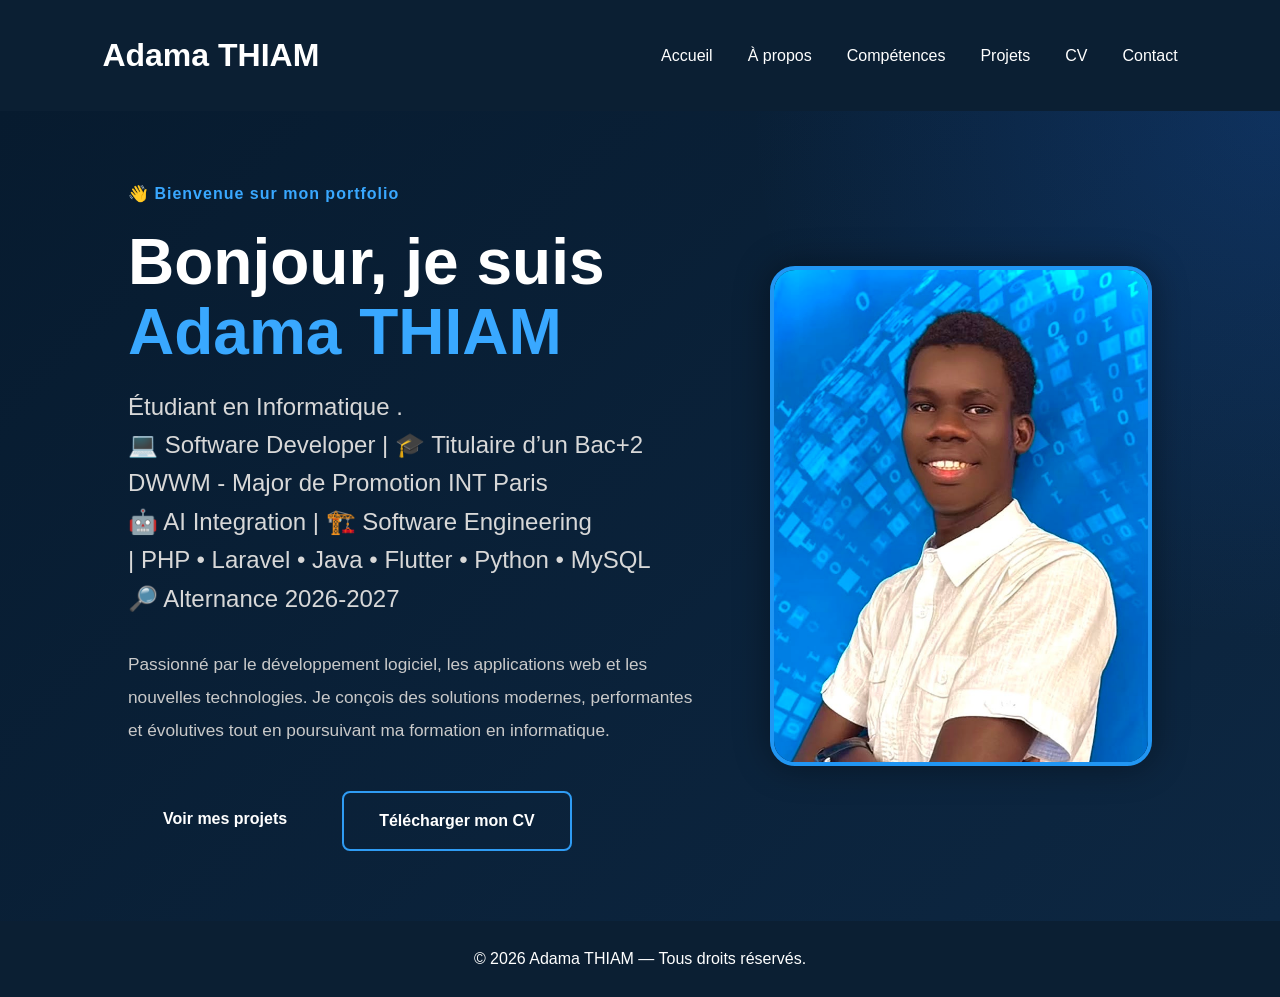
<file: index.html>
<!DOCTYPE html>
<html lang="fr">

<head>

    <!-- Encodage -->
    <meta charset="UTF-8">

    <!-- Responsive -->
    <meta name="viewport" content="width=device-width, initial-scale=1.0">

    <!-- Description du site -->
    <meta name="description" content="Portfolio professionnel d'Adama Thiam, étudiant en Architecture des Logiciels.">

    <!-- Auteur -->
    <meta name="author" content="Adama Thiam">

    <!-- Titre -->
    <title>Adama THIAM | Portfolio</title>

    <!-- CSS -->
    <link rel="stylesheet" href="assets/css/style.css">

    <!-- Font Awesome -->
    <link rel="stylesheet"
        href="https://cdnjs.cloudflare.com/ajax/libs/font-awesome/6.6.0/css/all.min.css">

</head>

<body>

    <!-- ========================= -->
    <!-- HEADER -->
    <!-- ========================= -->

    <header>

        <nav class="navbar">

            <div class="logo">
                <a href="index.html">Adama THIAM</a>
            </div>

            <ul class="menu">

                <li><a href="index.html" class="active">Accueil</a></li>

                <li><a href="about.html">À propos</a></li>

                <li><a href="skills.html">Compétences</a></li>

                <li><a href="projects.html">Projets</a></li>

                <li><a href="cv.html">CV</a></li>

                <li><a href="contact.html">Contact</a></li>

            </ul>

        </nav>

    </header>



    <!-- ========================= -->
    <!-- HERO -->
    <!-- ========================= -->

    <main>

<section class="hero fade-in">

    <div class="hero-content">

        <div class="hero-text">

            <p class="hero-subtitle">
                👋 Bienvenue sur mon portfolio
            </p>

            <h1>
                Bonjour, je suis
                <span>Adama THIAM</span>
            </h1>

            <h2>
                Étudiant en Informatique . <br>
                💻 Software Developer | 🎓 Titulaire d’un Bac+2 DWWM - Major de Promotion INT Paris <br>
                🤖 AI Integration | 🏗️ Software Engineering <br> 
                | PHP • Laravel • Java • Flutter • Python • MySQL <br>
                🔎 Alternance  2026-2027
            </h2>

            <p class="hero-description">

                Passionné par le développement logiciel, les applications web
                et les nouvelles technologies. Je conçois des solutions
                modernes, performantes et évolutives tout en poursuivant
                ma formation en informatique.

            </p>

            <div class="hero-buttons">

                <a href="projects.html" class="btn">
                    Voir mes projets
                </a>

                <a href="cv.html" class="btn btn-secondary">
                    Télécharger mon CV
                </a>

            </div>

        </div>

        <div class="hero-image">

            <img src="assets/images/profile.jpeg"
                 alt="Photo Adama THIAM">

        </div>

    </div>

</section>

    </main>



    <!-- ========================= -->
    <!-- FOOTER -->
    <!-- ========================= -->

    <footer>

        <p>

            © 2026 Adama THIAM — Tous droits réservés.

        </p>

    </footer>



    <!-- JavaScript -->

    <script src="assets/js/script.js"></script>

</body>

</html>
</file>
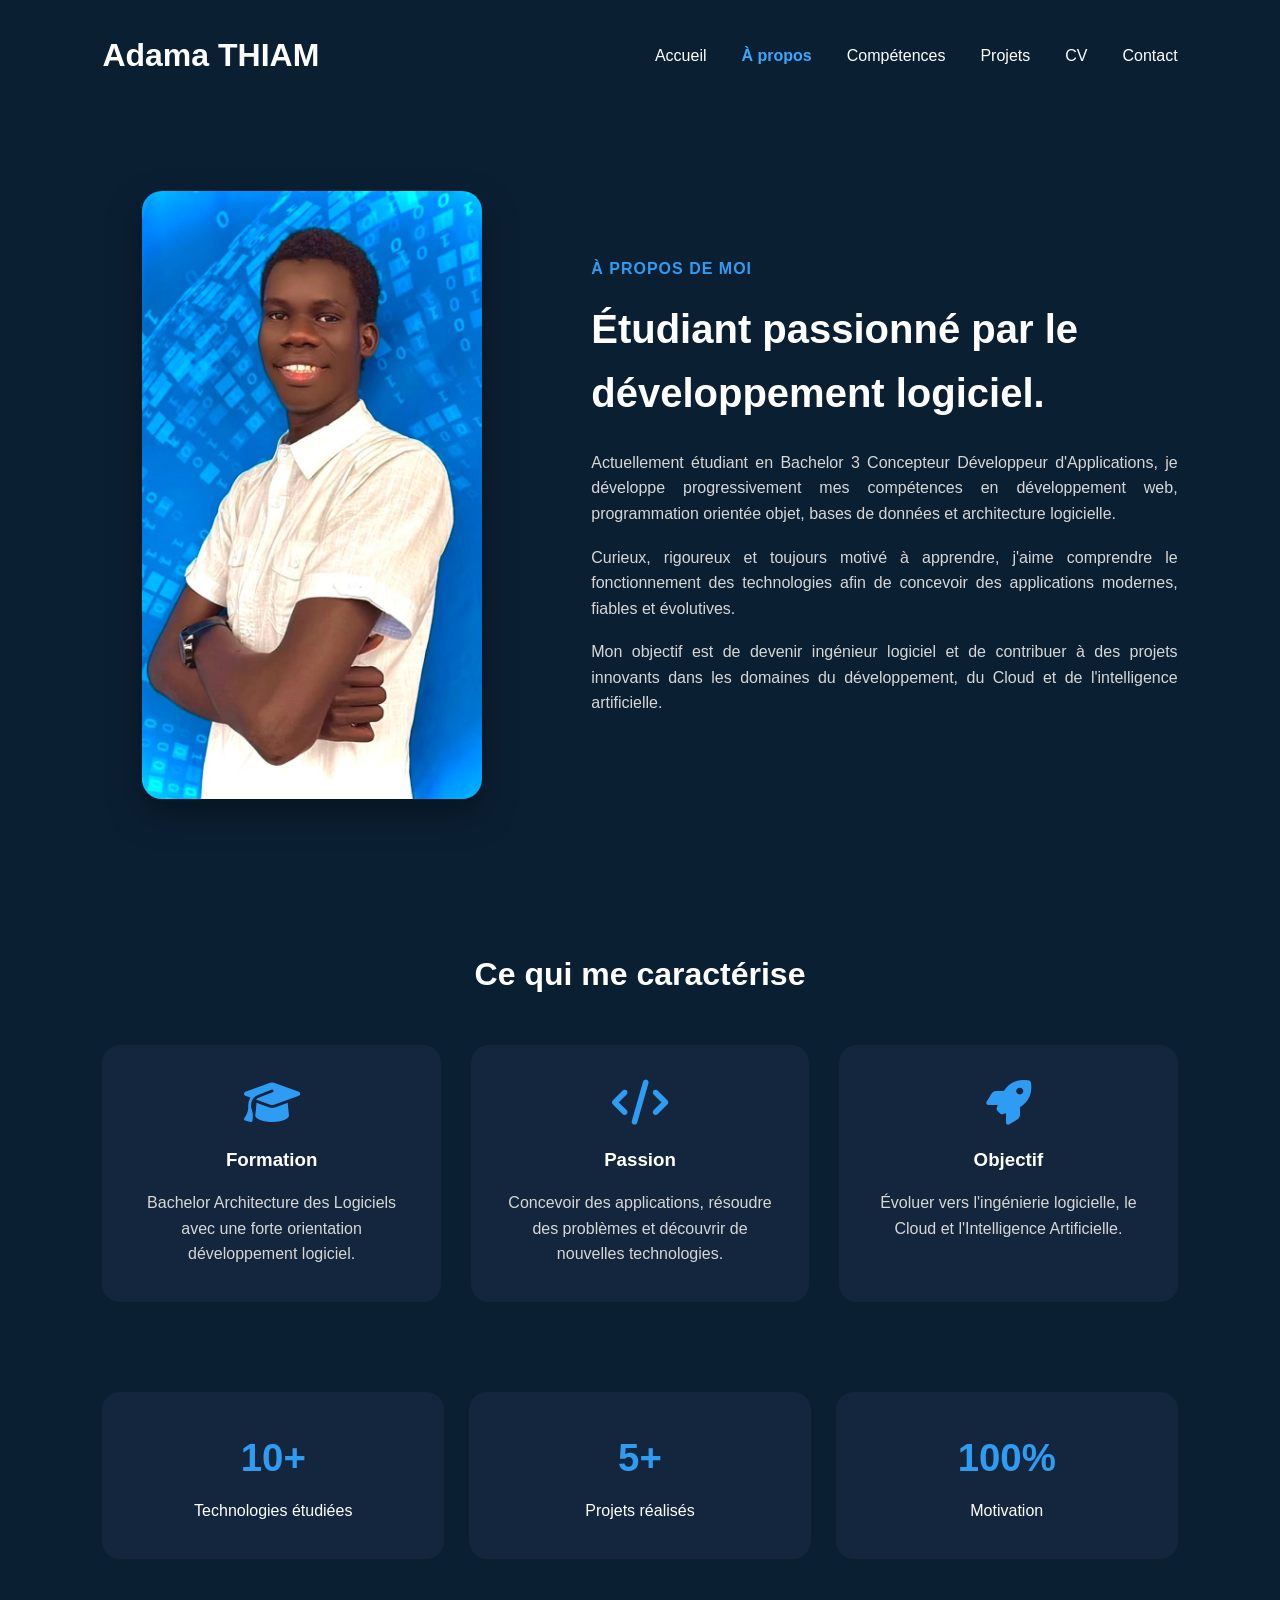
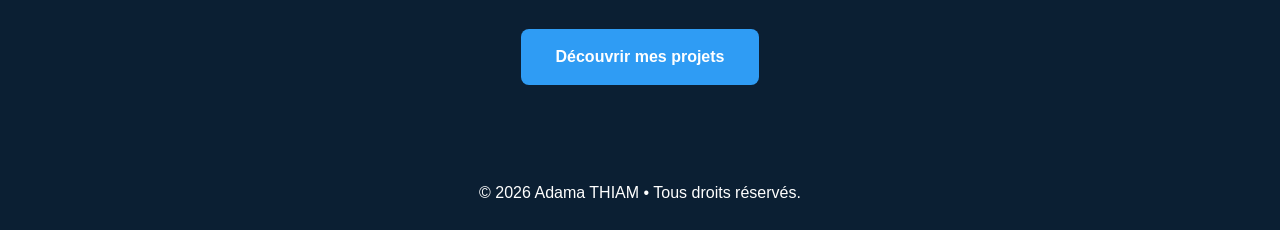
<file: about.html>
<!DOCTYPE html>
<html lang="fr">

<head>
    <meta charset="UTF-8">
    <meta name="viewport" content="width=device-width, initial-scale=1.0">

    <title>À propos | Adama THIAM</title>

    <!-- Feuille de style principale -->
    <link rel="stylesheet" href="assets/css/style.css">

    <!-- Police Google -->
    <link href="https://fonts.googleapis.com/css2?family=Poppins:wght@300;400;500;600;700&display=swap" rel="stylesheet">

    <!-- Font Awesome -->
    <link rel="stylesheet"
        href="https://cdnjs.cloudflare.com/ajax/libs/font-awesome/6.5.2/css/all.min.css">
</head>

<body>

    <!-- ================= HEADER ================= -->

    <header>

        <nav class="navbar">

        <h1 class="logo">Adama THIAM</h1>

        <ul class="nav-links">

            <li><a href="index.html">Accueil</a></li>
            <li><a href="about.html" class="active">À propos</a></li>
            <li><a href="skills.html">Compétences</a></li>
            <li><a href="projects.html">Projets</a></li>
            <li><a href="cv.html">CV</a></li>
            <li><a href="contact.html">Contact</a></li>

        </ul>

    </nav>


    </header>

    <!-- ================= SECTION A PROPOS ================= -->

    <section class="about-page fade-in">

        <div class="about-container">

            <div class="about-image">

                <img src="assets/images/profile.jpeg" alt="Photo Adama THIAM">

            </div>

            <div class="about-text">

                <span class="section-title">

                    À propos de moi

                </span>

                <h1>

                    Étudiant passionné par le développement logiciel.

                </h1>

                <p>

                    Actuellement étudiant en Bachelor 3 Concepteur Développeur d'Applications,
                    je développe progressivement mes compétences en développement
                    web, programmation orientée objet, bases de données et
                    architecture logicielle.

                </p>

                <p>

                    Curieux, rigoureux et toujours motivé à apprendre,
                    j'aime comprendre le fonctionnement des technologies afin
                    de concevoir des applications modernes, fiables et évolutives.

                </p>

                <p>

                    Mon objectif est de devenir ingénieur logiciel et de contribuer
                    à des projets innovants dans les domaines du développement,
                    du Cloud et de l'intelligence artificielle.

                </p>

            </div>

        </div>

    </section>

    <!-- ================= MES VALEURS ================= -->

    <section class="qualities">

        <h2>

            Ce qui me caractérise

        </h2>

        <div class="qualities-container">

            <div class="quality-card">

                <i class="fa-solid fa-graduation-cap"></i>

                <h3>

                    Formation

                </h3>

                <p>

                    Bachelor Architecture des Logiciels avec une forte
                    orientation développement logiciel.

                </p>

            </div>

            <div class="quality-card">

                <i class="fa-solid fa-code"></i>

                <h3>

                    Passion

                </h3>

                <p>

                    Concevoir des applications,
                    résoudre des problèmes
                    et découvrir de nouvelles technologies.

                </p>

            </div>

            <div class="quality-card">

                <i class="fa-solid fa-rocket"></i>

                <h3>

                    Objectif

                </h3>

                <p>

                    Évoluer vers l'ingénierie logicielle,
                    le Cloud
                    et l'Intelligence Artificielle.

                </p>

            </div>

        </div>

    </section>

    <!-- ================= CHIFFRES ================= -->

    <section class="stats">

        <div class="stat-box">

            <h2>

                10+

            </h2>

            <p>

                Technologies étudiées

            </p>

        </div>

        <div class="stat-box">

            <h2>

                5+

            </h2>

            <p>

                Projets réalisés

            </p>

        </div>

        <div class="stat-box">

            <h2>

                100%

            </h2>

            <p>

                Motivation

            </p>

        </div>

    </section>

    <!-- ================= BOUTON ================= -->

    <section class="about-button">

        <a href="projects.html" class="btn">

            Découvrir mes projets

        </a>

    </section>

    <!-- ================= FOOTER ================= -->

    <footer>

        <p>

            © 2026 Adama THIAM • Tous droits réservés.

        </p>

    </footer>
<script src="assets/js/script.js"></script>
</body>

</html>
</file>
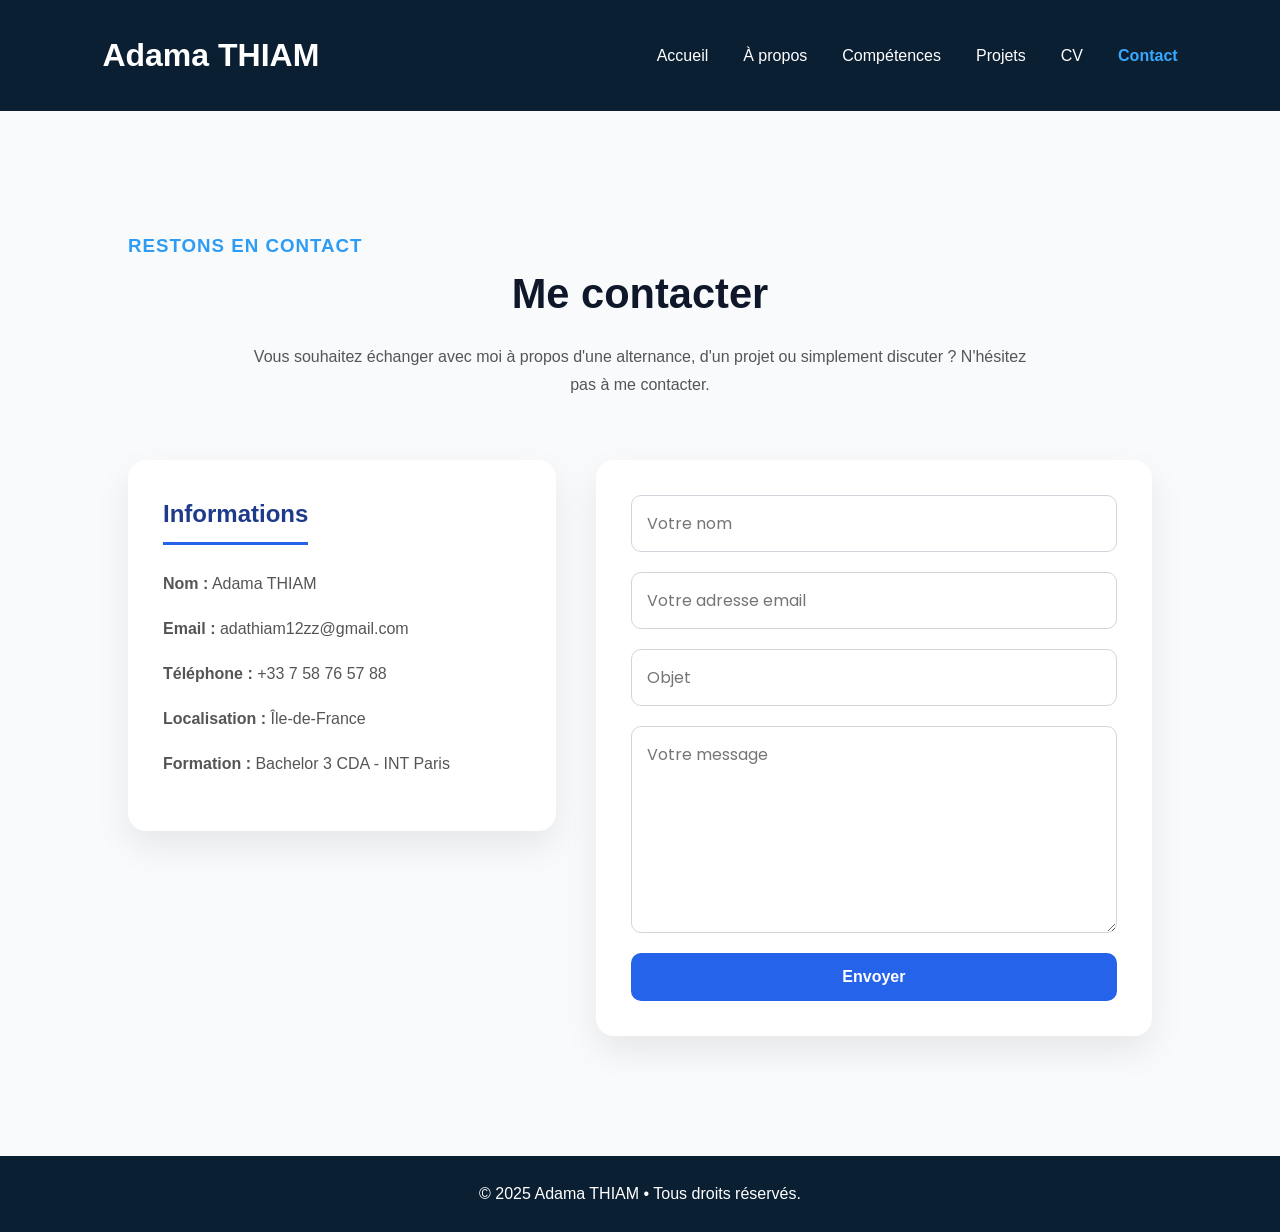
<file: contact.html>
<!DOCTYPE html>
<html lang="fr">

<head>

    <meta charset="UTF-8">
    <meta name="viewport" content="width=device-width, initial-scale=1.0">

    <title>Contact | Adama THIAM</title>

    <link rel="stylesheet" href="assets/css/style.css">

    <!-- Google Font -->

    <link rel="preconnect" href="https://fonts.googleapis.com">

    <link rel="preconnect" href="https://fonts.gstatic.com" crossorigin>

    <link href="https://fonts.googleapis.com/css2?family=Poppins:wght@300;400;500;600;700&display=swap"
        rel="stylesheet">

</head>

<body>

<header>

<nav class="navbar">

<h1 class="logo">Adama THIAM</h1>

<ul class="nav-links">

<li><a href="index.html">Accueil</a></li>

<li><a href="about.html">À propos</a></li>

<li><a href="skills.html">Compétences</a></li>

<li><a href="projects.html">Projets</a></li>

<li><a href="cv.html">CV</a></li>

<li><a href="contact.html" class="active">Contact</a></li>

</ul>

</nav>

</header>

<section class="contact fade-in">

<h3 class="section-title">Restons en contact</h3>

<h1>Me contacter</h1>

<p class="contact-intro">

Vous souhaitez échanger avec moi à propos d'une alternance, d'un projet ou simplement discuter ?
N'hésitez pas à me contacter.

</p>

<div class="contact-container">

<div class="contact-info">

<h2>Informations</h2>

<p><strong>Nom :</strong> Adama THIAM</p>

<p><strong>Email :</strong> adathiam12zz@gmail.com</p>

<p><strong>Téléphone :</strong> +33 7 58 76 57 88</p>

<p><strong>Localisation :</strong> Île-de-France</p>

<p><strong>Formation :</strong> Bachelor 3 CDA - INT Paris</p>

</div>

<div class="contact-form">

<form>

<input type="text"
placeholder="Votre nom"
required>

<input type="email"
placeholder="Votre adresse email"
required>

<input type="text"
placeholder="Objet"
required>

<textarea
rows="7"
placeholder="Votre message"
required></textarea>

<button type="submit">

Envoyer

</button>

</form>

</div>

</div>

</section>

<footer>

<p>© 2025 Adama THIAM • Tous droits réservés.</p>

</footer>

<script src="assets/js/script.js"></script>

</body>

</html>
</file>
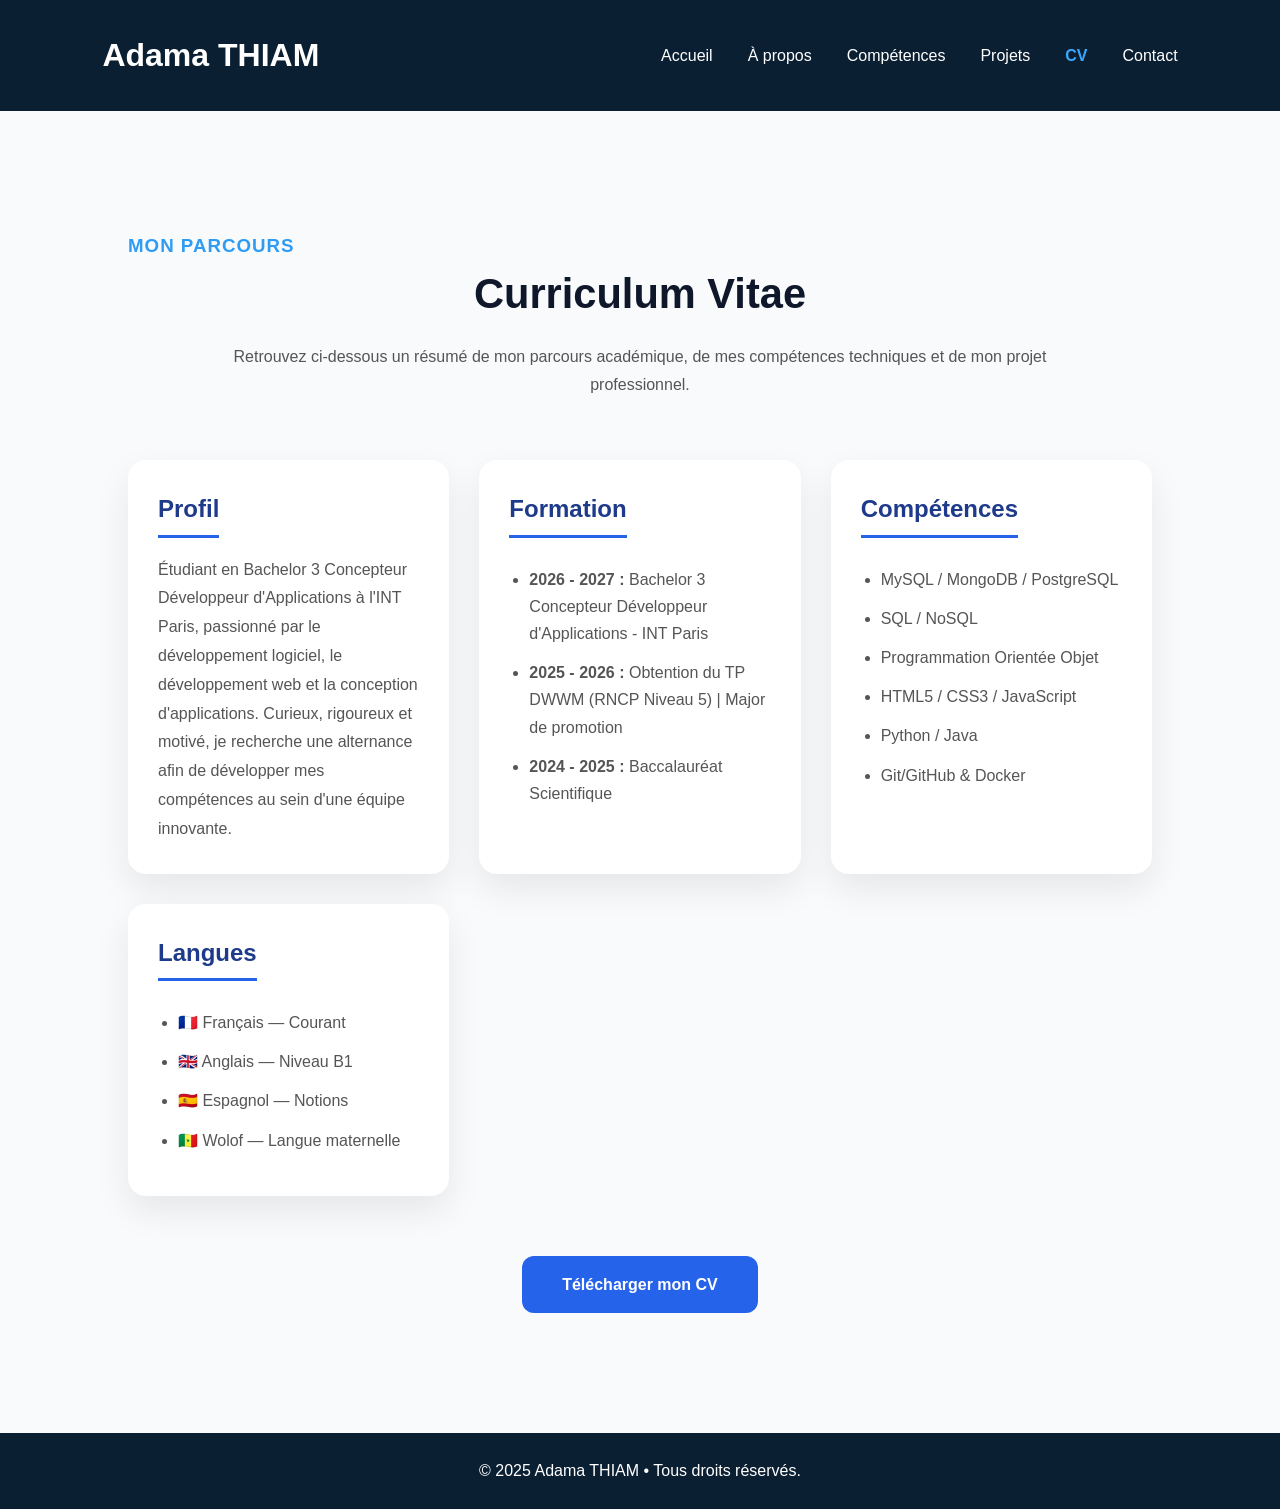
<file: cv.html>
<!DOCTYPE html>
<html lang="fr">

<head>

    <meta charset="UTF-8">
    <meta name="viewport" content="width=device-width, initial-scale=1.0">

    <title>CV | Adama THIAM</title>

    <link rel="stylesheet" href="assets/css/style.css">

    <!-- Google Fonts -->
    <link rel="preconnect" href="https://fonts.googleapis.com">
    <link rel="preconnect" href="https://fonts.gstatic.com" crossorigin>

    <link href="https://fonts.googleapis.com/css2?family=Poppins:wght@300;400;500;600;700&display=swap"
        rel="stylesheet">

</head>

<body>

    <!-- ================= HEADER ================= -->

    <header>

        <nav class="navbar">

            <h1 class="logo">Adama THIAM</h1>

            <ul class="nav-links">

                <li><a href="index.html">Accueil</a></li>
                <li><a href="about.html">À propos</a></li>
                <li><a href="skills.html">Compétences</a></li>
                <li><a href="projects.html">Projets</a></li>
                <li><a href="cv.html" class="active">CV</a></li>
                <li><a href="contact.html">Contact</a></li>

            </ul>

        </nav>

    </header>

    <!-- ================= CV ================= -->

    <section class="cv-section fade-in">

        <h3 class="section-title">Mon parcours</h3>

        <h1>Curriculum Vitae</h1>

        <p class="cv-intro">

            Retrouvez ci-dessous un résumé de mon parcours académique, de mes compétences
            techniques et de mon projet professionnel.

        </p>

        <div class="cv-container">

            <!-- Profil -->

            <div class="cv-card">

                <h2>Profil</h2>

                <p>

                    Étudiant en Bachelor 3 Concepteur Développeur d'Applications à l'INT Paris, passionné par le
                    développement logiciel, le développement web et la conception d'applications.
                    Curieux, rigoureux et motivé, je recherche une alternance afin de développer
                    mes compétences au sein d'une équipe innovante.

                </p>

            </div>

            <!-- Formation -->

            <div class="cv-card">

                <h2>Formation</h2>

                <ul>

                    <li><strong>2026 - 2027 :</strong> Bachelor 3 Concepteur Développeur d'Applications - INT Paris</li>

                    <li><strong>2025 - 2026 :</strong> Obtention du TP DWWM (RNCP Niveau 5) | Major de promotion</li>

                    <li><strong>2024 - 2025 :</strong> Baccalauréat Scientifique</li>

                </ul>

            </div>

            <!-- Compétences -->

            <div class="cv-card">

                <h2>Compétences</h2>

                <ul>
                
                    <li>MySQL / MongoDB / PostgreSQL</li>

                    <li>SQL / NoSQL</li> 

                    <li>Programmation Orientée Objet</li> 

                    <li>HTML5 / CSS3 / JavaScript</li>

                    <li>Python / Java</li>

                    <li>Git/GitHub & Docker</li>

                </ul>

            </div>

            <!-- Langues -->

            <div class="cv-card">

                <h2>Langues</h2>

                <ul>

                    <li>🇫🇷 Français — Courant</li>

                    <li>🇬🇧 Anglais — Niveau B1</li>

                    <li>🇪🇸 Espagnol — Notions</li>

                    <li>🇸🇳 Wolof — Langue maternelle</li>

                </ul>

            </div>

        </div>

        <!-- Bouton -->

        <div class="download-cv">

            <a href="assets/cv/THIAM_Adama_CV.pdf"
               target="_blank"
               class="btn-download">

                Télécharger mon CV

            </a>

        </div>

    </section>

    <!-- ================= FOOTER ================= -->

    <footer>

        <p>© 2025 Adama THIAM • Tous droits réservés.</p>

    </footer>

    <script src="assets/js/script.js"></script>

</body>

</html>
</file>
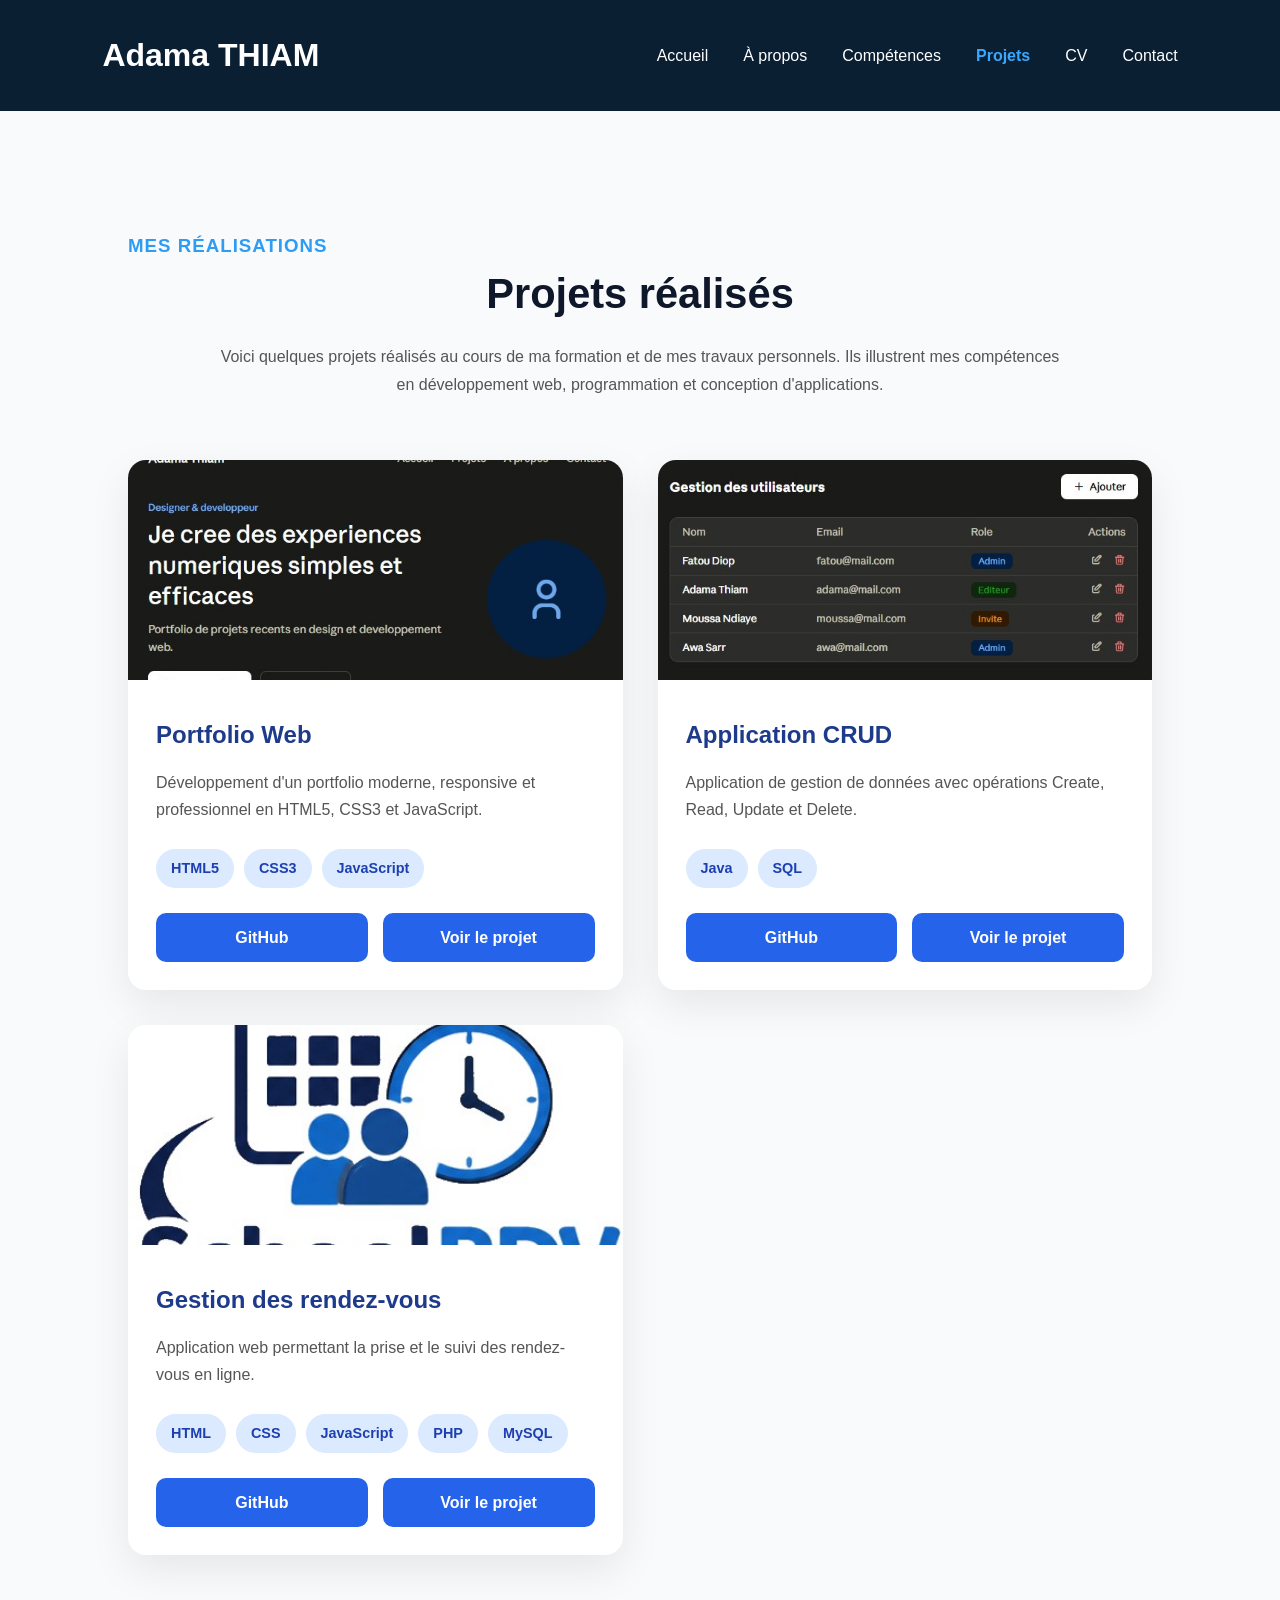
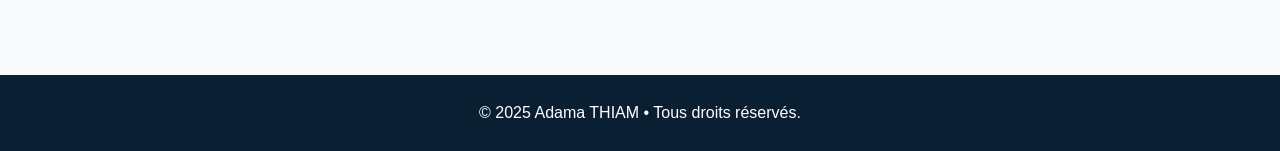
<file: projects.html>
<!DOCTYPE html>
<html lang="fr">

<head>

    <meta charset="UTF-8">
    <meta name="viewport" content="width=device-width, initial-scale=1.0">

    <title>Projets | Adama THIAM</title>

    <link rel="stylesheet" href="assets/css/style.css">

    <!-- Google Fonts -->
    <link rel="preconnect" href="https://fonts.googleapis.com">
    <link rel="preconnect" href="https://fonts.gstatic.com" crossorigin>

    <link href="https://fonts.googleapis.com/css2?family=Poppins:wght@300;400;500;600;700&display=swap"
        rel="stylesheet">

</head>

<body>

    <!-- ================= HEADER ================= -->

    <header>

        <nav class="navbar">

            <h1 class="logo">Adama THIAM</h1>

            <ul class="nav-links">

                <li><a href="index.html">Accueil</a></li>
                <li><a href="about.html">À propos</a></li>
                <li><a href="skills.html">Compétences</a></li>
                <li><a href="projects.html" class="active">Projets</a></li>
                <li><a href="cv.html">CV</a></li>
                <li><a href="contact.html">Contact</a></li>

            </ul>

        </nav>

    </header>

    <!-- ================= PROJETS ================= -->

    <section class="projects fade-in">

        <h3 class="section-title">Mes réalisations</h3>

        <h1>Projets réalisés</h1>

        <p class="projects-intro">

            Voici quelques projets réalisés au cours de ma formation et de mes travaux personnels.
            Ils illustrent mes compétences en développement web, programmation et conception d'applications.

        </p>

        <div class="projects-container">

            <!-- Projet 1 -->

            <div class="project-card">

                <img src="assets/images/portfolio.JPG" alt="Portfolio Web">

                <div class="project-content">

                    <h2>Portfolio Web</h2>

                    <p>
                        Développement d'un portfolio moderne, responsive et professionnel en HTML5, CSS3 et JavaScript.
                    </p>

                    <div class="tech">

                        <span>HTML5</span>
                        <span>CSS3</span>
                        <span>JavaScript</span>

                    </div>

                    <div class="project-buttons">

                        <a href="#" class="btn-project">GitHub</a>

                        <a href="#" class="btn-project">Voir le projet</a>

                    </div>

                </div>

            </div>

            <!-- Projet 2 -->

            <div class="project-card">

                <img src="assets/images/crud.JPG" alt="Application CRUD">

                <div class="project-content">

                    <h2>Application CRUD</h2>

                    <p>
                        Application de gestion de données avec opérations Create, Read, Update et Delete.
                    </p>

                    <div class="tech">

                        <span>Java</span>
                        <span>SQL</span>

                    </div>

                    <div class="project-buttons">

                        <a href="#" class="btn-project">GitHub</a>

                        <a href="#" class="btn-project">Voir le projet</a>

                    </div>

                </div>

            </div>

            <!-- Projet 3 -->

            <div class="project-card">

                <img src="assets/images/rdv.JPG" alt="Gestion des rendez-vous">

                <div class="project-content">

                    <h2>Gestion des rendez-vous</h2>

                    <p>
                        Application web permettant la prise et le suivi des rendez-vous en ligne.
                    </p>

                    <div class="tech">

                        <span>HTML</span>
                        <span>CSS</span>
                        <span>JavaScript</span>
                        <span>PHP</span>
                        <span>MySQL</span>

                    </div>

                    <div class="project-buttons">

                        <a href="#" class="btn-project">GitHub</a>

                        <a href="#" class="btn-project">Voir le projet</a>

                    </div>

                </div>

            </div>

        </div>

    </section>

    <!-- ================= FOOTER ================= -->

    <footer>

        <p>© 2025 Adama THIAM • Tous droits réservés.</p>

    </footer>

    <script src="assets/js/script.js"></script>

</body>

</html>
</file>
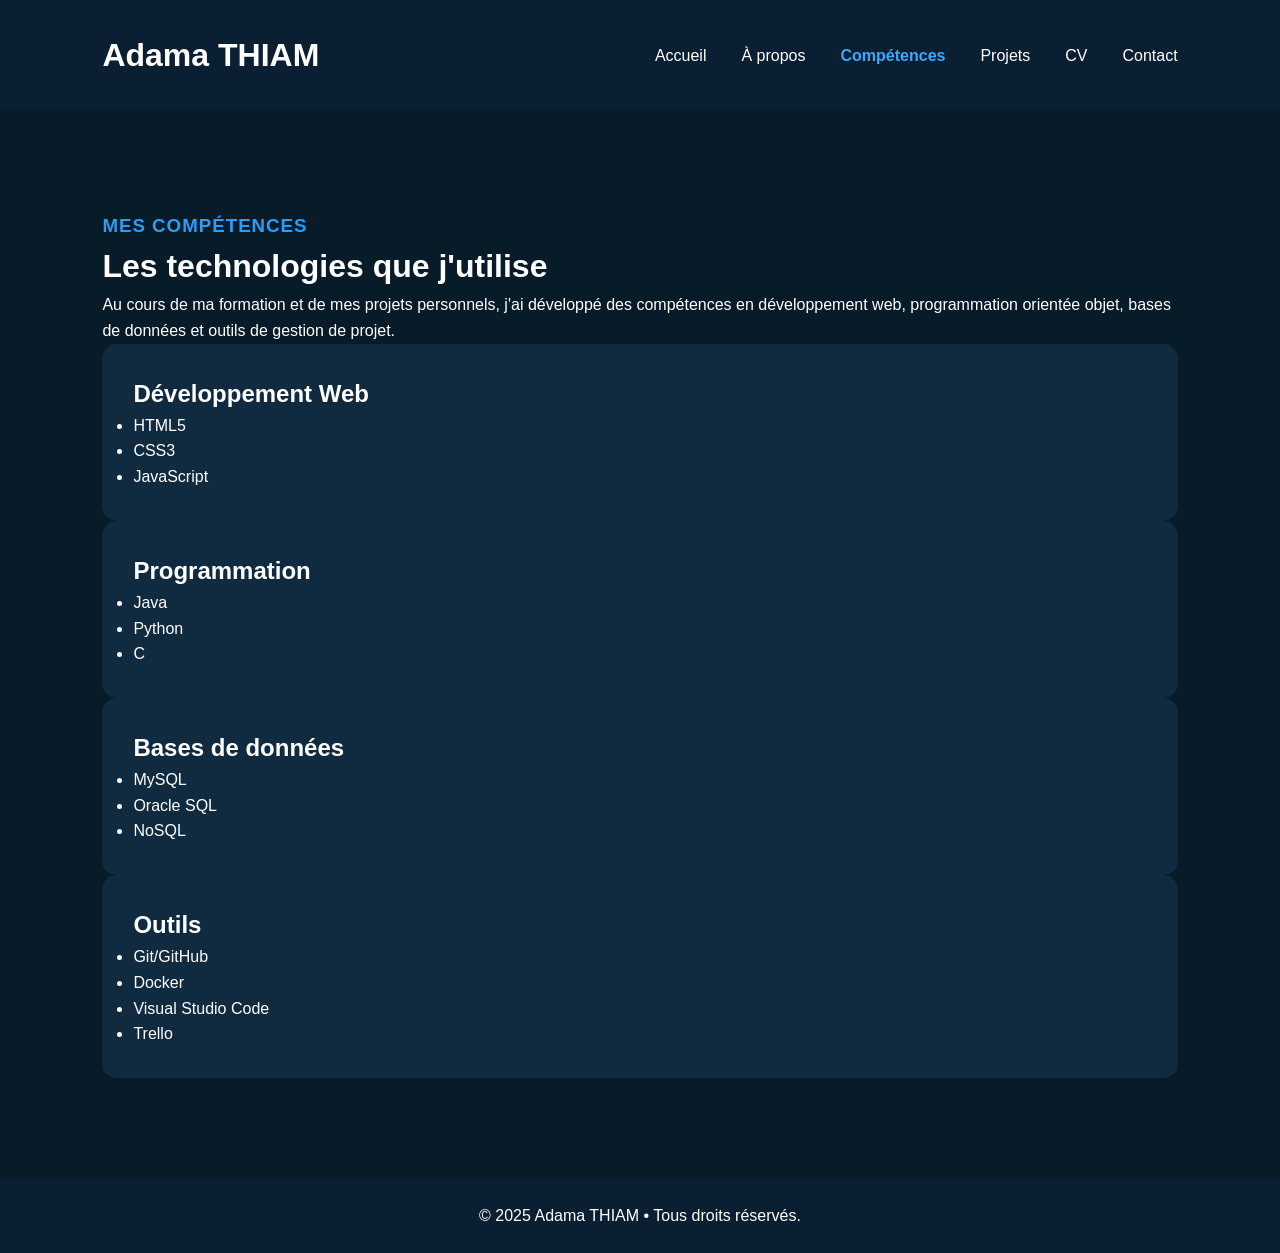
<file: skills.html>
<!DOCTYPE html>
<html lang="fr">

<head>

    <meta charset="UTF-8">
    <meta name="viewport" content="width=device-width, initial-scale=1.0">

    <title>Compétences | Adama THIAM</title>

    <link rel="stylesheet" href="assets/css/style.css">

    <!-- Police Google -->
    <link rel="preconnect" href="https://fonts.googleapis.com">
    <link rel="preconnect" href="https://fonts.gstatic.com" crossorigin>

    <link href="https://fonts.googleapis.com/css2?family=Poppins:wght@300;400;500;600;700&display=swap"
        rel="stylesheet">

</head>

<body>

    <!-- ================= HEADER ================= -->

    <header>

        <nav class="navbar">

            <h1 class="logo">Adama THIAM</h1>

            <ul class="nav-links">

                <li><a href="index.html">Accueil</a></li>
                <li><a href="about.html">À propos</a></li>
                <li><a href="skills.html" class="active">Compétences</a></li>
                <li><a href="projects.html">Projets</a></li>
                <li><a href="cv.html">CV</a></li>
                <li><a href="contact.html">Contact</a></li>

            </ul>

        </nav>

    </header>

    <!-- ================= MAIN ================= -->

    <main class="skills-page fade-in">

        <h3 class="section-title">Mes compétences</h3>

        <h1>Les technologies que j'utilise</h1>

        <p class="skills-intro">

            Au cours de ma formation et de mes projets personnels, j'ai développé des compétences
            en développement web, programmation orientée objet, bases de données et outils de gestion
            de projet.

        </p>

        <div class="skills-container">

            <!-- Développement Web -->

            <div class="skill-card">

                <h2>Développement Web</h2>

                <ul>

                    <li>HTML5</li>
                    <li>CSS3</li>
                    <li>JavaScript</li>

                </ul>

            </div>

            <!-- Programmation -->

            <div class="skill-card">

                <h2>Programmation</h2>

                <ul>

                    <li>Java</li>
                    <li>Python</li>
                    <li>C</li>

                </ul>

            </div>

            <!-- Bases de données -->

            <div class="skill-card">

                <h2>Bases de données</h2>

                <ul>

                    <li>MySQL</li>
                    <li>Oracle SQL</li>
                    <li>NoSQL</li>

                </ul>

            </div>

            <!-- Outils -->

            <div class="skill-card">

                <h2>Outils</h2>

                <ul>

                    <li>Git/GitHub</li>
                    <li>Docker</li>
                    <li>Visual Studio Code</li>
                    <li>Trello</li>

                </ul>

            </div>

        </div>

    </main>

    <!-- ================= FOOTER ================= -->

    <footer>

        <p>

            © 2025 Adama THIAM • Tous droits réservés.

        </p>

    </footer>

    <script src="assets/js/script.js"></script>

</body>

</html>
</file>
<file: assets/css/style.css>
/* ==========================================================
   PORTFOLIO D'ADAMA THIAM
   Fichier : style.css
   Auteur : Adama THIAM
   ========================================================== */



/* ==========================================================
   1. RESET CSS
   ========================================================== */

*{
    margin:0;
    padding:0;
    box-sizing:border-box;
}



/* ==========================================================
   2. VARIABLES GLOBALES
   ========================================================== */

:root{

    --bleu:#0B1F33;
    --bleu-clair:#2F9CF4;
    --blanc:#ffffff;
    --gris:#d8d8d8;

}



/* ==========================================================
   3. STYLE GENERAL
   ========================================================== */

body{

    font-family:Arial, Helvetica, sans-serif;
    background:var(--bleu);
    color:white;
    line-height:1.6;

}

a{

    text-decoration:none;
    color:white;

}

img{

    max-width:100%;

}



/* ==========================================================
                PAGE D'ACCUEIL (index.html)
   ========================================================== */



/* ---------- Barre de navigation ---------- */

header{

    width:100%;
    padding:30px 8%;

}

nav{

    display:flex;
    justify-content:space-between;
    align-items:center;

}

.logo{

    font-size:2rem;
    font-weight:bold;

}

nav ul{

    display:flex;
    gap:35px;
    list-style:none;

}

nav ul li a{

    transition:.3s;

}

nav ul li a:hover{

    color:var(--bleu-clair);

}

.nav-links a.active {
    color: #39a8ff;
    font-weight: 600;
}


/* ---------- Section Hero ---------- */

/* =====================================================
                    PAGE D'ACCUEIL
===================================================== */

.hero{

    min-height:90vh;

    display:flex;
    align-items:center;

    padding:70px 10%;

    background:
    radial-gradient(circle at top right,#1f6feb33,transparent 35%),
    linear-gradient(135deg,#071b2f,#0d2742);

}

.hero-content{

    width:100%;

    display:grid;

    grid-template-columns:1.2fr 0.8fr;

    align-items:center;

    gap:70px;

}

.hero-subtitle{

    color:#39a8ff;

    font-size:1rem;

    font-weight:600;

    margin-bottom:20px;

    letter-spacing:1px;

}

.hero h1{

    font-size:4rem;

    line-height:1.1;

    color:white;

    margin-bottom:20px;

}

.hero h1 span{

    color:#39a8ff;

}

.hero h2{

    color:#d8d8d8;

    font-size:1.5rem;

    font-weight:500;

    margin-bottom:30px;

}

.hero-description{

    color:#c9c9c9;

    font-size:1.08rem;

    line-height:1.9;

    max-width:650px;

    margin-bottom:45px;

}

.hero-buttons{

    display:flex;

    gap:20px;

    flex-wrap:wrap;

}

.hero-image{

    display:flex;

    justify-content:center;

}

.hero-image img{

    width:380px;

    height:500px;

    object-fit:cover;

    object-position:center top;

    border-radius:25px;

    border:4px solid #2196f3;

    box-shadow:0 20px 45px rgba(0,0,0,.35);

    transition:.4s;

}

.hero-image img:hover{

    transform:translateY(-8px);

}



/* ---------- Boutons ---------- */

.buttons{

    display:flex;
    gap:20px;

}

.btn{

    padding:15px 35px;
    border-radius:8px;
    font-weight:bold;
    transition:.3s;

}

.btn-primary{

    background:var(--bleu-clair);

}

.btn-primary:hover{

    transform:translateY(-3px);

}

.btn-secondary{

    border:2px solid var(--bleu-clair);

}

.btn-secondary:hover{

    background:var(--bleu-clair);

}



/* ---------- Photo ---------- */

.hero-image{

    flex:1;
    display:flex;
    justify-content:center;

}

.hero-image img{

    width:420px;

    border-radius:25px;

    object-fit:cover;

    box-shadow:0 0 35px rgba(0,0,0,.4);

}



/* ---------- Footer ---------- */

footer{

    text-align:center;
    padding:25px;

}



/* ==========================================================
             PAGE A PROPOS (about.html)
   ========================================================== */

.about-page{
    padding:80px 8%;
}

.about-container{
    display:flex;
    align-items:center;
    justify-content:space-between;
    gap:70px;
    flex-wrap:wrap;
}

.about-image{
    flex:1;
    display:flex;
    justify-content:center;
}

.about-image img{
    width:340px;
    border-radius:20px;
    box-shadow:0 15px 35px rgba(0,0,0,.35);
    transition:.4s;
}

.about-image img:hover{
    transform:scale(1.03);
}

.about-text{
    flex:1.4;
}

.section-title{
    color:var(--bleu-clair);
    font-weight:600;
    letter-spacing:1px;
    text-transform:uppercase;
}

.about-text h1{
    margin:15px 0 25px;
    font-size:2.5rem;
}

.about-text p{
    margin-bottom:18px;
    color:#d7d7d7;
    text-align:justify;
}

/* ---------- Cartes ---------- */

.qualities{
    padding:70px 8%;
    text-align:center;
}

.qualities h2{
    margin-bottom:45px;
    font-size:2rem;
}

.qualities-container{
    display:grid;
    grid-template-columns:repeat(auto-fit,minmax(250px,1fr));
    gap:30px;
}

.quality-card{
    background:#13263d;
    border-radius:18px;
    padding:35px;
    transition:.35s;
}

.quality-card:hover{
    transform:translateY(-8px);
}

.quality-card i{
    font-size:45px;
    color:var(--bleu-clair);
    margin-bottom:20px;
}

.quality-card h3{
    margin-bottom:15px;
}

.quality-card p{
    color:#d7d7d7;
}

/* ---------- Statistiques ---------- */

.stats{
    display:grid;
    grid-template-columns:repeat(auto-fit,minmax(180px,1fr));
    gap:25px;
    padding:20px 8% 70px;
}

.stat-box{
    background:#13263d;
    text-align:center;
    padding:35px;
    border-radius:18px;
}

.stat-box h2{
    color:var(--bleu-clair);
    font-size:2.4rem;
}

.stat-box p{
    margin-top:10px;
}

/* ---------- Bouton ---------- */

.about-button{
    text-align:center;
    margin-bottom:70px;
}

.about-button .btn{
    background:var(--bleu-clair);
    color:white;
    display:inline-block;
}

.about-button .btn:hover{
    transform:translateY(-4px);
}

/* ---------- Responsive ---------- */

@media(max-width:900px){

    .about-container{
        flex-direction:column;
        text-align:center;
    }

    .about-text p{
        text-align:left;
    }

    .about-text h1{
        font-size:2rem;
    }

}



/* ==========================================================
             PAGE COMPETENCES (skills.html)
   ========================================================== */

.skills-page {
    padding: 100px 8%;
    background: #081b29;
    color: #fff;
    min-height: 100vh;
}

.skills-title {
    text-align: center;
    margin-bottom: 60px;
}

.skills-title h1 {
    font-size: 45px;
    color: #fff;
    margin-bottom: 15px;
}

.skills-title p {
    color: #bfc9d4;
    font-size: 18px;
}

.skills-grid {
    display: grid;
    grid-template-columns: repeat(auto-fit, minmax(260px,1fr));
    gap: 30px;
}

.skill-card {
    background: #102b40;
    border-radius: 15px;
    padding: 30px;
    transition: .4s;
    border: 1px solid transparent;
}

.skill-card:hover {
    transform: translateY(-8px);
    border-color: #00a8ff;
}

.skill-card h3 {
    color: #00a8ff;
    margin-bottom: 15px;
}

.skill-card p {
    color: #d7dde3;
    line-height: 1.8;
    margin-bottom: 20px;
}

.progress {
    width: 100%;
    height: 10px;
    background: #18354b;
    border-radius: 20px;
    overflow: hidden;
}

.progress span {
    display: block;
    height: 100%;
    background: #00a8ff;
    border-radius: 20px;
}

/* ==========================================================
             PAGE PROJETS (projects.html)
   ========================================================== */

.projects{

    padding:120px 10%;
    background:#f8fafc;
    min-height:100vh;

}

.projects h1{

    text-align:center;
    font-size:2.6rem;
    color:#0f172a;
    margin-bottom:15px;

}

.projects-intro{

    text-align:center;
    max-width:850px;
    margin:auto;
    color:#555;
    line-height:1.8;
    margin-bottom:60px;

}

.projects-container{

    display:grid;
    grid-template-columns:repeat(auto-fit,minmax(340px,1fr));
    gap:35px;

}

.project-card{

    background:white;
    border-radius:18px;
    overflow:hidden;
    box-shadow:0 15px 40px rgba(0,0,0,.08);
    transition:.35s;

}

.project-card:hover{

    transform:translateY(-10px);

}

.project-card img{

    width:100%;
    height:220px;
    object-fit:cover;

}

.project-content{

    padding:28px;

}

.project-content h2{

    color:#1e3a8a;
    margin-bottom:15px;

}

.project-content p{

    color:#555;
    line-height:1.7;
    margin-bottom:25px;

}

/* Badges des technologies */

.tech{

    display:flex;
    flex-wrap:wrap;
    gap:10px;
    margin-bottom:25px;

}

.tech span{

    background:#dbeafe;
    color:#1e40af;
    padding:8px 15px;
    border-radius:30px;
    font-size:.9rem;
    font-weight:600;

}

/* Boutons */

.project-buttons{

    display:flex;
    gap:15px;

}

.btn-project{

    flex:1;
    text-align:center;
    text-decoration:none;
    padding:12px;
    border-radius:10px;
    background:#2563eb;
    color:white;
    font-weight:600;
    transition:.3s;

}

.btn-project:hover{

    background:#1d4ed8;

}

/* Responsive */

@media(max-width:768px){

.projects{

padding:100px 7%;

}

.project-buttons{

flex-direction:column;

}

}

/* ==========================================================
             PAGE CV (cv.html)
   ========================================================== */

.cv-section{

    padding:120px 10%;
    background:#f8fafc;
    min-height:100vh;

}

.cv-section h1{

    text-align:center;
    font-size:2.6rem;
    color:#0f172a;
    margin-bottom:15px;

}

.cv-intro{

    max-width:850px;
    margin:auto;
    text-align:center;
    color:#555;
    line-height:1.8;
    margin-bottom:60px;

}

/* Grille */

.cv-container{

    display:grid;
    grid-template-columns:repeat(auto-fit,minmax(320px,1fr));
    gap:30px;

}

/* Cartes */

.cv-card{

    background:#fff;
    border-radius:18px;
    padding:30px;
    box-shadow:0 15px 35px rgba(0,0,0,.08);
    transition:.35s;

}

.cv-card:hover{

    transform:translateY(-8px);

}

.cv-card h2{

    color:#1e3a8a;
    margin-bottom:18px;
    border-bottom:3px solid #2563eb;
    display:inline-block;
    padding-bottom:6px;

}

.cv-card p{

    color:#555;
    line-height:1.8;

}

.cv-card ul{

    margin-top:10px;
    padding-left:20px;

}

.cv-card li{

    margin-bottom:12px;
    color:#555;
    line-height:1.7;

}

/* Bouton */

.download-cv{

    margin-top:60px;
    text-align:center;

}

.btn-download{

    display:inline-block;
    padding:16px 40px;
    background:#2563eb;
    color:white;
    text-decoration:none;
    border-radius:12px;
    font-weight:600;
    font-size:1rem;
    transition:.3s;

}

.btn-download:hover{

    background:#1d4ed8;
    transform:translateY(-3px);

}

/* Responsive */

@media(max-width:768px){

.cv-section{

padding:100px 7%;

}

.cv-container{

grid-template-columns:1fr;

}

}

/* ==========================================================
             PAGE CONTACT (contact.html)
   ========================================================== */
.contact{

    padding:120px 10%;
    background:#f8fafc;
    min-height:100vh;

}

.contact h1{

    text-align:center;
    font-size:2.6rem;
    color:#0f172a;
    margin-bottom:15px;

}

.contact-intro{

    max-width:800px;
    margin:auto;
    text-align:center;
    color:#555;
    line-height:1.8;
    margin-bottom:60px;

}

/* Conteneur */

.contact-container{

    display:grid;
    grid-template-columns:1fr 1.3fr;
    gap:40px;
    align-items:start;

}

/* Carte Informations */

.contact-info{

    background:#ffffff;
    padding:35px;
    border-radius:18px;
    box-shadow:0 15px 35px rgba(0,0,0,.08);
    transition:.3s;

}

.contact-info:hover{

    transform:translateY(-8px);

}

.contact-info h2{

    color:#1e3a8a;
    margin-bottom:25px;
    border-bottom:3px solid #2563eb;
    display:inline-block;
    padding-bottom:8px;

}

.contact-info p{

    margin-bottom:18px;
    color:#555;
    line-height:1.7;

}

/* Formulaire */

.contact-form{

    background:#ffffff;
    padding:35px;
    border-radius:18px;
    box-shadow:0 15px 35px rgba(0,0,0,.08);

}

.contact-form form{

    display:flex;
    flex-direction:column;
    gap:20px;

}

.contact-form input,
.contact-form textarea{

    width:100%;
    padding:15px;
    border:1px solid #d1d5db;
    border-radius:10px;
    outline:none;
    font-size:1rem;
    font-family:'Poppins',sans-serif;
    transition:.3s;

}

.contact-form input:focus,
.contact-form textarea:focus{

    border-color:#2563eb;
    box-shadow:0 0 10px rgba(37,99,235,.15);

}

.contact-form textarea{

    resize:vertical;

}

.contact-form button{

    padding:15px;
    border:none;
    border-radius:10px;
    background:#2563eb;
    color:white;
    font-size:1rem;
    font-weight:600;
    cursor:pointer;
    transition:.3s;

}

.contact-form button:hover{

    background:#1d4ed8;
    transform:translateY(-3px);

}

/* Responsive */

@media(max-width:900px){

.contact-container{

grid-template-columns:1fr;

}

}

@media(max-width:768px){

.contact{

padding:100px 7%;

}

.contact h1{

font-size:2.2rem;

}

.contact-form,
.contact-info{

padding:25px;

}

}


/* ==========================================================
               RESPONSIVE DESIGN
   ========================================================== */

@media(max-width:1000px){

    .hero{

        flex-direction:column-reverse;
        text-align:center;

    }

    .hero-content p{

        margin:auto;
        margin-bottom:30px;

    }

    .buttons{

        justify-content:center;

    }

}

/* ==========================================================
                ANIMATIONS JAVASCRIPT
========================================================== */

.fade-in{

opacity:0;

transform:translateY(40px);

transition:all .8s ease;

}

.fade-in.show{

opacity:1;

transform:translateY(0);

}

/* =====================================================
                RESPONSIVE HERO
===================================================== */

@media(max-width:992px){

.hero-content{

grid-template-columns:1fr;

text-align:center;

}

.hero-description{

margin:auto;

}

.hero-buttons{

justify-content:center;

}

.hero-image{

order:-1;

margin-bottom:40px;

}

.hero-image img{

width:280px;
height:280px;

}

.hero h1{

font-size:3rem;

}

.hero h2{

font-size:1.2rem;

}

}

@media(max-width:576px){

.hero{

padding:50px 25px;

}

.hero h1{

font-size:2.3rem;

}

.hero h2{

font-size:1rem;

}

.hero-image img{

width:220px;
height:220px;

}

}
</file>
